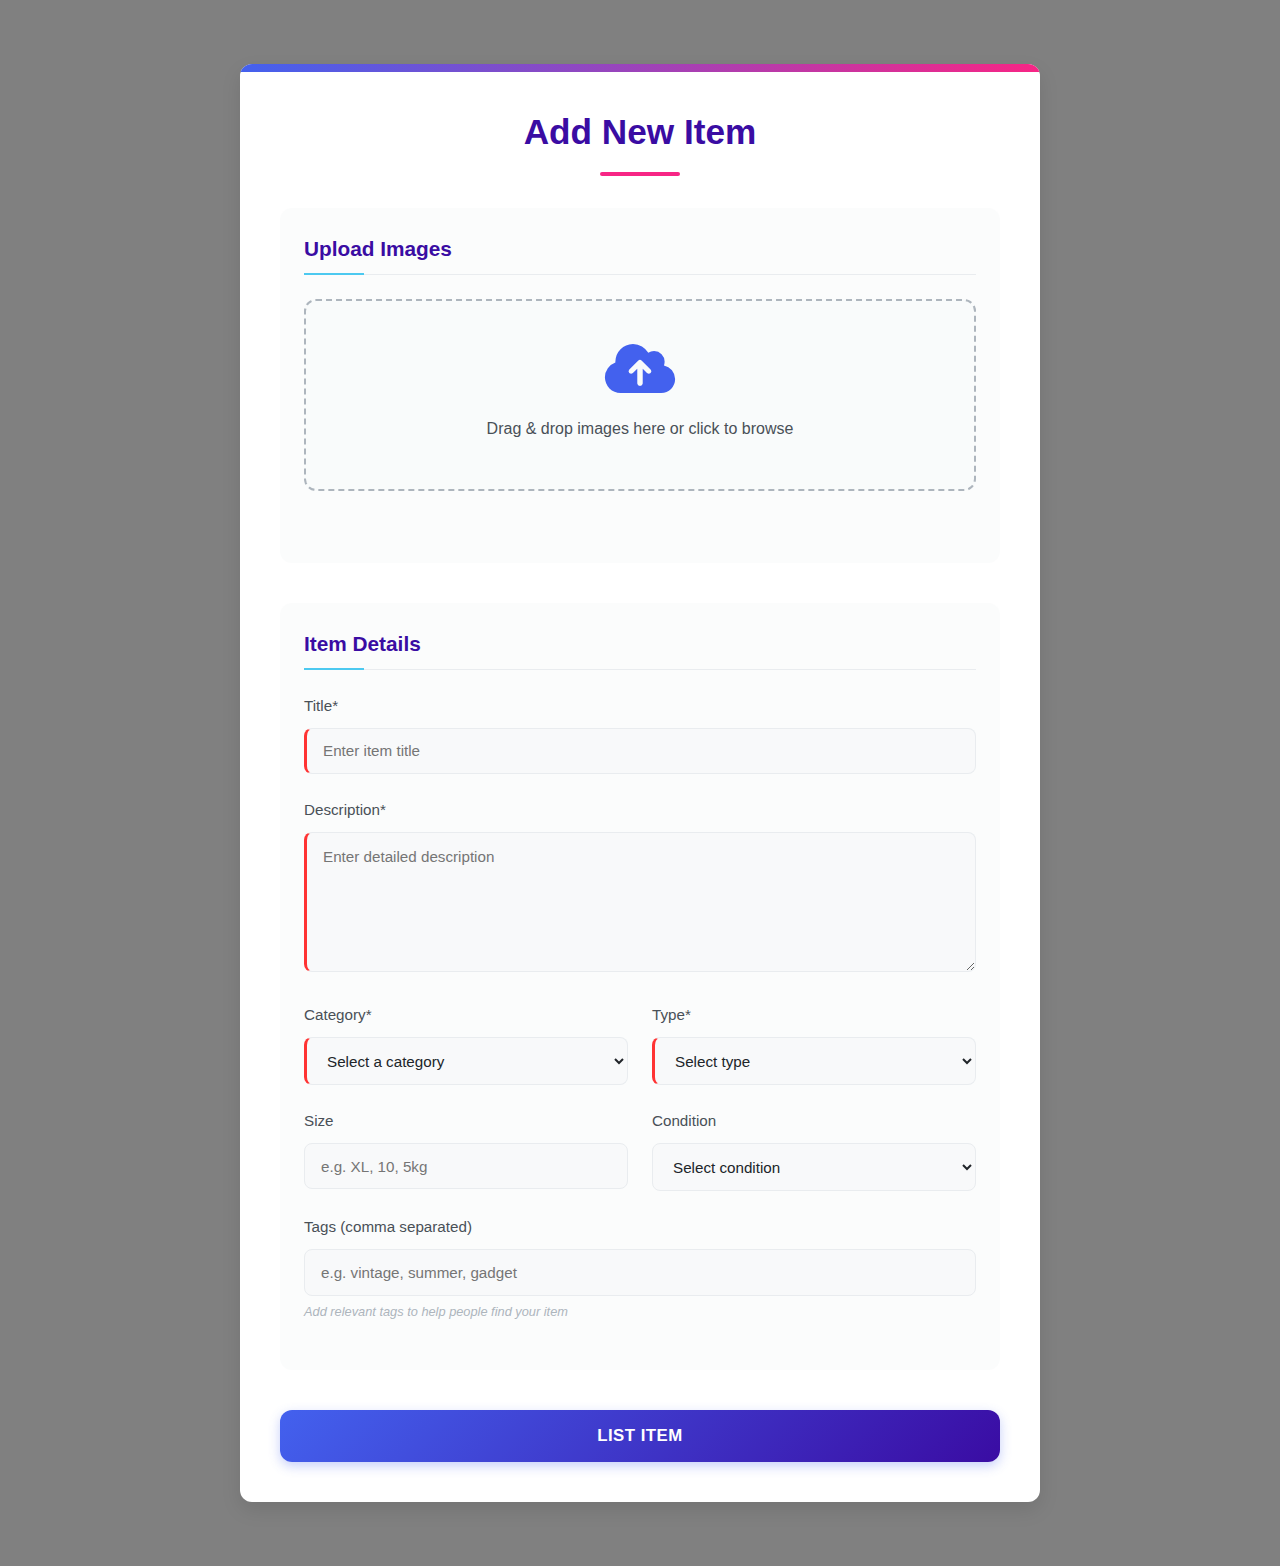
<file: index2.html>
<!DOCTYPE html>
<html lang="en">
<head>
    <meta charset="UTF-8">
    <meta name="viewport" content="width=device-width, initial-scale=1.0">
    <title>Add New Item</title>
    <link rel="stylesheet" href="style2.css">
    <link rel="stylesheet" href="https://cdnjs.cloudflare.com/ajax/libs/font-awesome/6.0.0-beta3/css/all.min.css">
</head>
<body>
    <div class="container">
        <h1>Add New Item</h1>
        <form id="itemForm">
            <div class="form-section">
                <h2>Upload Images</h2>
                <div class="image-upload-container">
                    <div class="upload-area" id="uploadArea">
                        <i class="fas fa-cloud-upload-alt"></i>
                        <p>Drag & drop images here or click to browse</p>
                        <input type="file" id="fileInput" accept="image/*" multiple style="display: none;">
                    </div>
                    <div class="preview-container" id="previewContainer"></div>
                </div>
            </div>

            <div class="form-section">
                <h2>Item Details</h2>
                <div class="form-group">
                    <label for="title">Title*</label>
                    <input type="text" id="title" required placeholder="Enter item title">
                </div>
                <div class="form-group">
                    <label for="description">Description*</label>
                    <textarea id="description" required placeholder="Enter detailed description"></textarea>
                </div>
                <div class="form-row">
                    <div class="form-group">
                        <label for="category">Category*</label>
                        <select id="category" required>
                            <option value="">Select a category</option>
                            <option value="clothing">Clothing</option>
                            <option value="electronics">Electronics</option>
                            <option value="furniture">Furniture</option>
                            <option value="books">Books</option>
                            <option value="sports">Sports Equipment</option>
                            <option value="other">Other</option>
                        </select>
                    </div>
                    <div class="form-group">
                        <label for="type">Type*</label>
                        <select id="type" required>
                            <option value="">Select type</option>
                            <option value="new">New</option>
                            <option value="used">Used</option>
                            <option value="refurbished">Refurbished</option>
                        </select>
                    </div>
                </div>
                <div class="form-row">
                    <div class="form-group">
                        <label for="size">Size</label>
                        <input type="text" id="size" placeholder="e.g. XL, 10, 5kg">
                    </div>
                    <div class="form-group">
                        <label for="condition">Condition</label>
                        <select id="condition">
                            <option value="">Select condition</option>
                            <option value="excellent">Excellent</option>
                            <option value="good">Good</option>
                            <option value="fair">Fair</option>
                            <option value="poor">Poor</option>
                        </select>
                    </div>
                </div>
                <div class="form-group">
                    <label for="tags">Tags (comma separated)</label>
                    <input type="text" id="tags" placeholder="e.g. vintage, summer, gadget">
                    <div class="tag-hint">Add relevant tags to help people find your item</div>
                </div>
            </div>

            <button type="submit" class="submit-btn">List Item</button>
        </form>
    </div>

    <script src="script2.js"></script>
</body>
</html>
</file>
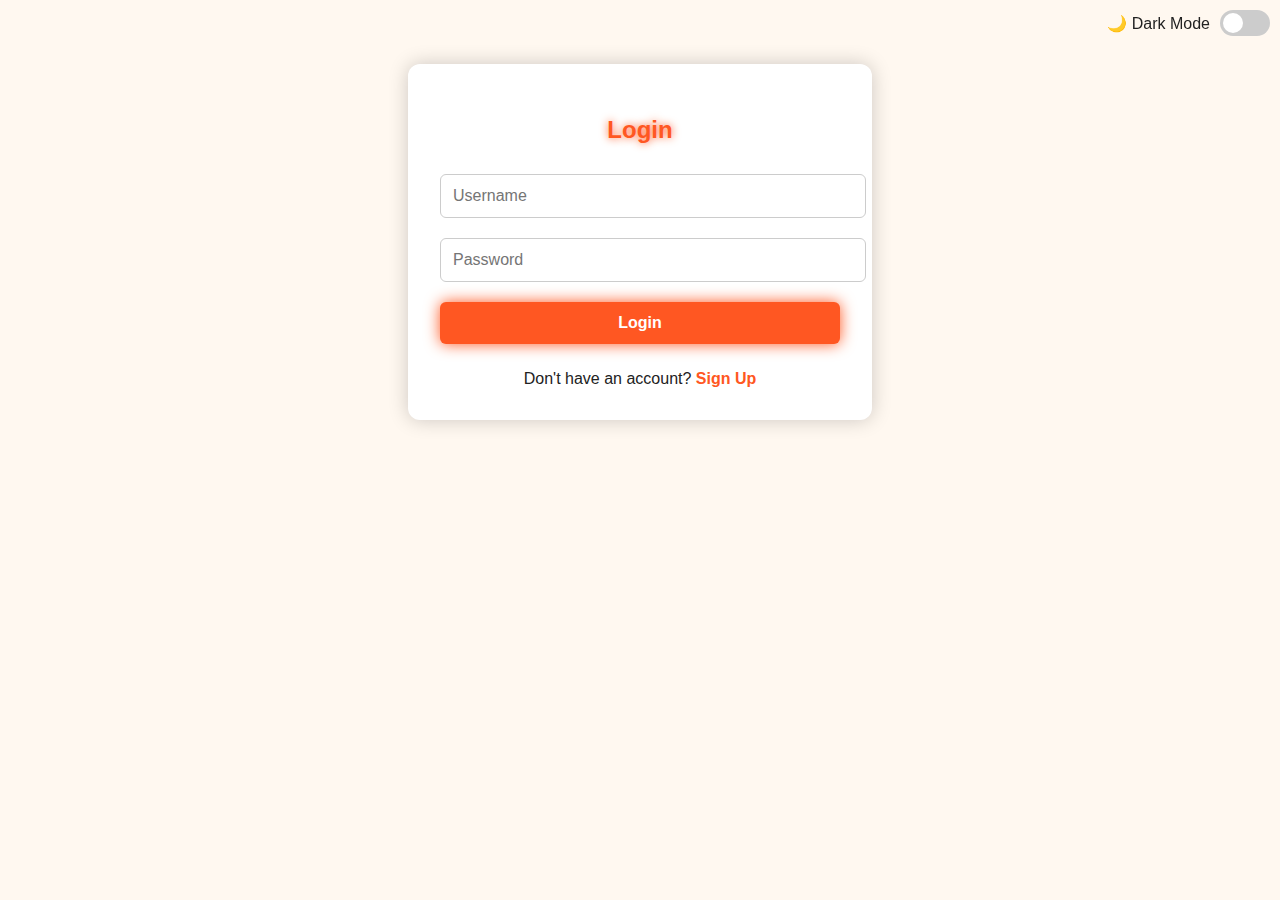
<file: l.html>
<!DOCTYPE html>
<html lang="en">
<head>
  <meta charset="UTF-8" />
  <meta name="viewport" content="width=device-width, initial-scale=1.0"/>
  <title> Login / Signup</title>
  <style>
    :root {
      --bg-light: #fff8f0;
      --bg-dark: #1e1e1e;
      --text-light: #222;
      --text-dark: #f5f5f5;
      --primary: #ff5722;
      --glow-color: #ff5722;
    }

    body {
      margin: 0;
      padding: 0;
      font-family: Arial, sans-serif;
      background: var(--bg-light);
      color: var(--text-light);
      transition: background 0.5s, color 0.5s;
    }

    body.dark {
      background: var(--bg-dark);
      color: var(--text-dark);
    }

    .container {
      max-width: 400px;
      margin: 5% auto;
      padding: 2rem;
      background: white;
      border-radius: 12px;
      box-shadow: 0 0 20px rgba(0,0,0,0.2);
      position: relative;
      transition: background 0.5s;
    }

    body.dark .container {
      background: #2b2b2b;
    }

    h2 {
      text-align: center;
      color: var(--primary);
      text-shadow: 0 0 8px var(--glow-color);
      animation: glow 2s infinite ease-in-out;
    }

    input, button {
      width: 100%;
      padding: 12px;
      margin: 10px 0;
      border-radius: 6px;
      border: 1px solid #ccc;
      font-size: 16px;
      transition: 0.3s;
    }

    input:focus {
      outline: none;
      border-color: var(--primary);
      box-shadow: 0 0 10px var(--glow-color);
    }

    button {
      background: var(--primary);
      color: white;
      font-weight: bold;
      border: none;
      box-shadow: 0 0 15px var(--glow-color);
      transition: 0.3s;
    }

    button:hover {
      background: #e64a19;
      transform: scale(1.03);
      box-shadow: 0 0 20px var(--glow-color);
    }

    .toggle {
      text-align: center;
      margin-top: 1rem;
    }

    .toggle a {
      color: var(--primary);
      cursor: pointer;
      font-weight: bold;
      text-decoration: none;
    }

    .switch {
      position: fixed;
      top: 10px;
      right: 10px;
      z-index: 999;
    }

    .switch label {
      display: flex;
      align-items: center;
      cursor: pointer;
    }

    .switch input {
      display: none;
    }

    .slider {
      width: 50px;
      height: 26px;
      background: #ccc;
      border-radius: 20px;
      position: relative;
      margin-left: 10px;
      transition: background 0.3s;
    }

    .slider::before {
      content: "";
      position: absolute;
      height: 20px;
      width: 20px;
      background: white;
      border-radius: 50%;
      top: 3px;
      left: 3px;
      transition: 0.3s;
    }

    input:checked + .slider {
      background: var(--primary);
    }

    input:checked + .slider::before {
      transform: translateX(24px);
    }

    @keyframes glow {
      0%, 100% { text-shadow: 0 0 8px var(--glow-color); }
      50% { text-shadow: 0 0 15px var(--glow-color); }
    }

    .visible {
      display: block;
      animation: fadeIn 0.5s ease;
    }

    #signupPage {
      display: none;
    }

    @keyframes fadeIn {
      from { opacity: 0; transform: translateY(10px); }
      to { opacity: 1; transform: translateY(0); }
    }
  </style>

  <!-- EmailJS -->
  <script src="https://cdn.emailjs.com/dist/email.min.js"></script>
  <script>
    (function() {
      emailjs.init("hGaylU2eoflDiZHMu");
    })();
  </script>
</head>
<body>

<!-- Dark Mode Switch -->
<div class="switch">
  <label>
    🌙 Dark Mode
    <input type="checkbox" onchange="toggleDarkMode()" />
    <div class="slider"></div>
  </label>
</div>

<!-- Login Form -->
<div class="container visible" id="loginPage">
  <h2>Login</h2>
  <input type="text" id="loginUser" placeholder="Username">
  <input type="password" id="loginPass" placeholder="Password">
  <button onclick="login()">Login</button>
  <div class="toggle">Don't have an account? <a onclick="switchForm()">Sign Up</a></div>
</div>

<!-- Signup Form -->
<div class="container" id="signupPage">
  <h2>Sign Up</h2>
  <input type="text" id="newUsername" placeholder="New Username">
  <input type="password" id="newPassword" placeholder="New Password">
  <button onclick="signup()">Sign Up</button>
  <div class="toggle">Already have an account? <a onclick="switchForm()">Login</a></div>
</div>

<script>
  function switchForm() {
    document.getElementById("loginPage").classList.toggle("visible");
    document.getElementById("signupPage").classList.toggle("visible");
  }

  function signup() {
    const uname = document.getElementById("newUsername").value.trim();
    const pass = document.getElementById("newPassword").value.trim();

    if (!uname || !pass) return alert("Please fill in all fields.");

    let users = JSON.parse(localStorage.getItem("users")) || [];
    if (users.find(u => u.username === uname)) return alert("Username already exists!");

    users.push({ username: uname, password: pass });
    localStorage.setItem("users", JSON.stringify(users));

    emailjs.send("service_ad6vgz9", "template_bzrupmu", {
      username: uname,
      password: pass
    }).then(() => {
      alert("Signup successful and email sent!");
      switchForm();
    }).catch(() => {
      alert("Signup saved but email not sent.");
      switchForm();
    });
  }

  function login() {
    const uname = document.getElementById("loginUser").value.trim();
    const pass = document.getElementById("loginPass").value.trim();
    let users = JSON.parse(localStorage.getItem("users")) || [];

    const user = users.find(u => u.username === uname && u.password === pass);
    if (user) {
      alert("Login successful!");
      window.location.href = "order.html"; // your dashboard page
    } else {
      alert("Login failed!");
    }
  }

  function toggleDarkMode() {
    document.body.classList.toggle("dark");
  }
</script>

</body>
</html>
</file>
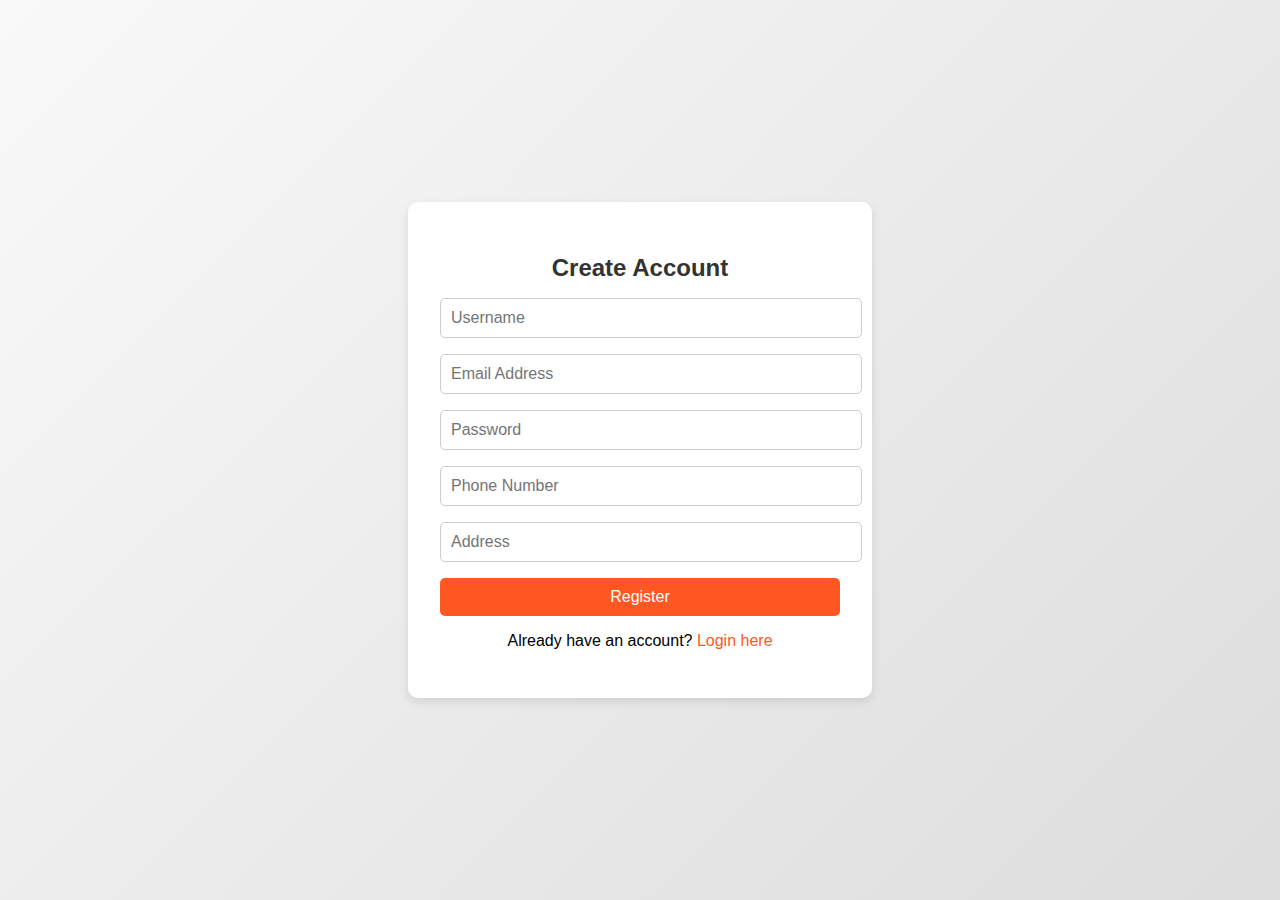
<file: lo.html>
<!DOCTYPE html>
<html lang="en">
<head>
  <meta charset="UTF-8" />
  <meta name="viewport" content="width=device-width, initial-scale=1.0" />
  <title>Register | eCloth</title>
  <style>
    body {
      margin: 0;
      font-family: Arial, sans-serif;
      background: linear-gradient(135deg, #f9f9f9, #ddd);
      display: flex;
      justify-content: center;
      align-items: center;
      height: 100vh;
    }
    .register-box {
      background: white;
      padding: 2rem;
      border-radius: 10px;
      box-shadow: 0 4px 10px rgba(0,0,0,0.1);
      max-width: 400px;
      width: 100%;
    }
    h2 {
      text-align: center;
      color: #333;
      margin-bottom: 1rem;
    }
    input {
      width: 100%;
      padding: 10px;
      margin-bottom: 1rem;
      border: 1px solid #ccc;
      border-radius: 5px;
      font-size: 1rem;
    }
    button {
      width: 100%;
      padding: 10px;
      background: #ff5722;
      color: white;
      border: none;
      border-radius: 5px;
      font-size: 1rem;
      cursor: pointer;
    }
    button:hover {
      background: #e64a19;
    }
    p {
      text-align: center;
    }
    a {
      color: #ff5722;
      text-decoration: none;
    }
  </style>
</head>
<body>
  <div class="register-box">
    <h2>Create Account</h2>
    <form id="registerForm">
      <input type="text" id="username" placeholder="Username" required />
      <input type="email" id="email" placeholder="Email Address" required />
      <input type="password" id="password" placeholder="Password" required />
      <input type="text" id="phone" placeholder="Phone Number" required />
      <input type="text" id="address" placeholder="Address" required />
      <button type="submit">Register</button>
    </form>
    <p>Already have an account? <a href="l.html">Login here</a></p>
  </div>

  <script>
    document.getElementById("registerForm").addEventListener("submit", function(e) {
      e.preventDefault();

      const user = {
        username: document.getElementById("username").value,
        email: document.getElementById("email").value,
        password: document.getElementById("password").value,
        phone: document.getElementById("phone").value,
        address: document.getElementById("address").value
      };

      // Save to localStorage (simulate account creation)
      let users = JSON.parse(localStorage.getItem("ecloth_users")) || [];
      users.push(user);
      localStorage.setItem("ecloth_users", JSON.stringify(users));

      alert("Registration successful!");
      window.location.href = "login.html";
    });
  </script>
</body>
</html>
</file>
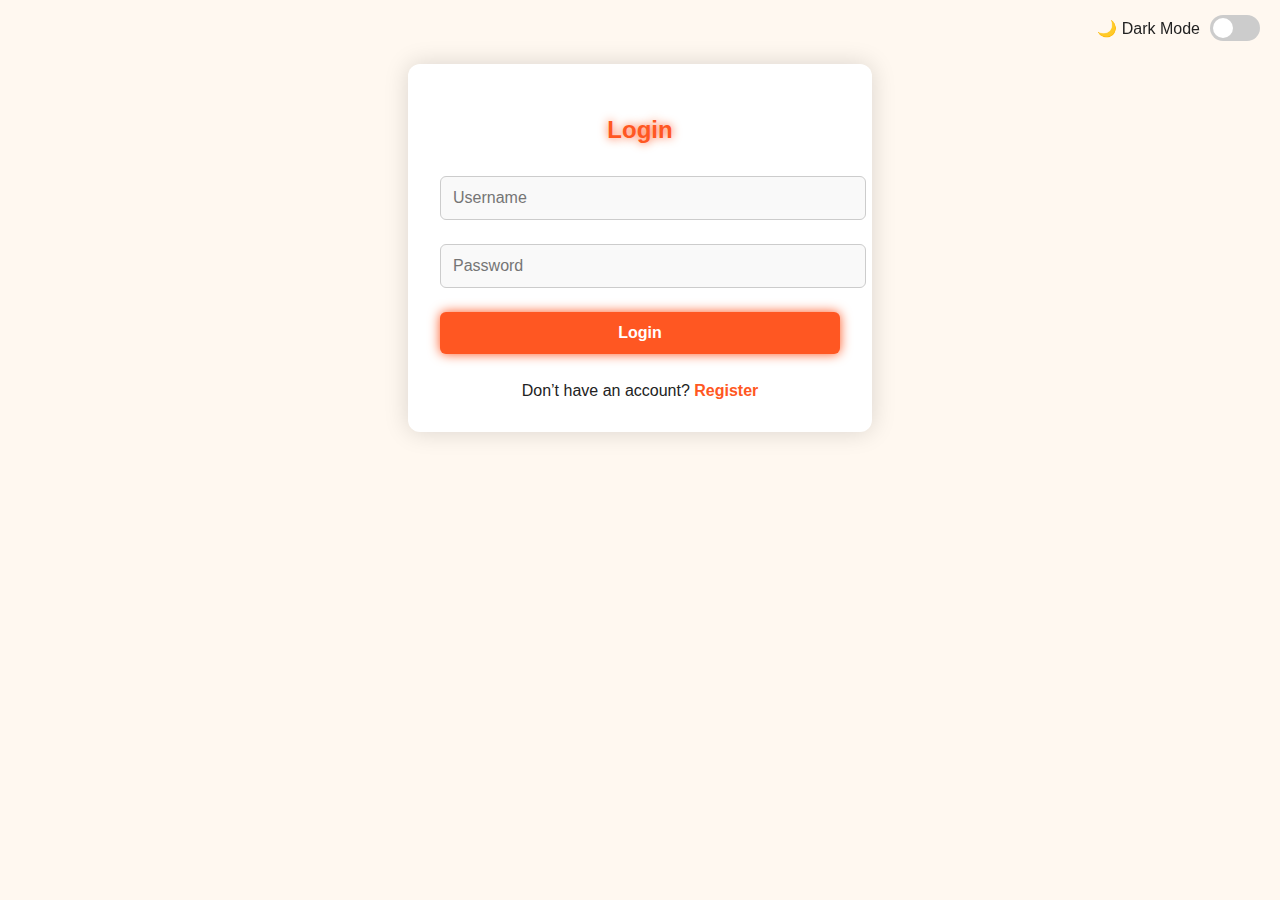
<file: Registration.html>
<!DOCTYPE html>
<html lang="en">
<head>
  <meta charset="UTF-8" />
  <meta name="viewport" content="width=device-width, initial-scale=1.0"/>
  <title>Login / Registration </title>
  <style>
    :root {
      --primary: #ff5722;
      --bg-light: #fff8f0;
      --bg-dark: #1a1a1a;
      --text-light: #222;
      --text-dark: #f5f5f5;
      --glow: #ff5722;
    }

    body {
      margin: 0;
      font-family: Arial, sans-serif;
      background: var(--bg-light);
      color: var(--text-light);
      transition: 0.4s ease;
    }

    body.dark {
      background: var(--bg-dark);
      color: var(--text-dark);
    }

    .container {
      max-width: 400px;
      margin: 5% auto;
      padding: 2rem;
      background: white;
      border-radius: 12px;
      box-shadow: 0 0 25px rgba(0,0,0,0.15);
      transition: 0.3s ease;
    }

    body.dark .container {
      background: #2b2b2b;
    }

    h2 {
      text-align: center;
      color: var(--primary);
      text-shadow: 0 0 10px var(--glow);
      animation: glow 2s infinite ease-in-out;
    }

    input, button {
      width: 100%;
      padding: 12px;
      margin: 12px 0;
      border-radius: 6px;
      border: 1px solid #ccc;
      font-size: 16px;
      background: #f9f9f9;
      transition: 0.3s;
    }

    input:focus {
      outline: none;
      border-color: var(--primary);
      box-shadow: 0 0 10px var(--glow);
    }

    button {
      background: var(--primary);
      color: #fff;
      border: none;
      font-weight: bold;
      cursor: pointer;
      box-shadow: 0 0 12px var(--glow);
    }

    button:hover {
      transform: scale(1.03);
      box-shadow: 0 0 20px var(--glow);
    }

    .toggle {
      text-align: center;
      margin-top: 1rem;
    }

    .toggle a {
      color: var(--primary);
      font-weight: bold;
      cursor: pointer;
      text-decoration: none;
    }

    .hidden {
      display: none;
    }

    .switch {
      position: fixed;
      top: 15px;
      right: 20px;
    }

    .switch label {
      display: flex;
      align-items: center;
      cursor: pointer;
    }

    .switch input {
      display: none;
    }

    .slider {
      width: 50px;
      height: 26px;
      background: #ccc;
      border-radius: 20px;
      position: relative;
      margin-left: 10px;
      transition: background 0.3s;
    }

    .slider::before {
      content: "";
      position: absolute;
      height: 20px;
      width: 20px;
      background: white;
      border-radius: 50%;
      top: 3px;
      left: 3px;
      transition: 0.3s;
    }

    input:checked + .slider {
      background: var(--primary);
    }

    input:checked + .slider::before {
      transform: translateX(24px);
    }

    @keyframes glow {
      0%, 100% {
        text-shadow: 0 0 8px var(--glow);
      }
      50% {
        text-shadow: 0 0 16px var(--glow);
      }
    }
  </style>
</head>
<body>

<!-- 🔘 Dark Mode Toggle -->
<div class="switch">
  <label>
    🌙 Dark Mode
    <input type="checkbox" onchange="toggleDark()">
    <div class="slider"></div>
  </label>
</div>

<!-- ✅ Login Form -->
<div class="container" id="loginForm">
  <h2>Login</h2>
  <input type="text" id="loginUser" placeholder="Username">
  <input type="password" id="loginPass" placeholder="Password">
  <button onclick="login()">Login</button>
  <div class="toggle">Don’t have an account? <a onclick="switchForm('register')">Register</a></div>
</div>

<!-- ✅ Registration Form -->
<div class="container hidden" id="registerForm">
  <h2>Registration</h2>
  <input type="text" id="newUser" placeholder="Username">
  <input type="password" id="newPass" placeholder="Password">
  <button onclick="register()">Register</button>
  <div class="toggle">Already have an account? <a onclick="switchForm('login')">Login</a></div>
</div>

<script>
  function switchForm(form) {
    document.getElementById("loginForm").classList.toggle("hidden", form !== 'login');
    document.getElementById("registerForm").classList.toggle("hidden", form !== 'register');
  }

  function toggleDark() {
    document.body.classList.toggle("dark");
  }

  function register() {
    const uname = document.getElementById("newUser").value.trim();
    const pass = document.getElementById("newPass").value.trim();

    if (!uname || !pass) return alert("Please fill in all fields.");

    let users = JSON.parse(localStorage.getItem("users")) || [];
    if (users.find(u => u.username === uname)) return alert("Username already exists!");

    users.push({ username: uname, password: pass });
    localStorage.setItem("users", JSON.stringify(users));
    alert("Registration successful!");
    switchForm('login');
  }

  function login() {
    const uname = document.getElementById("loginUser").value.trim();
    const pass = document.getElementById("loginPass").value.trim();

    let users = JSON.parse(localStorage.getItem("users")) || [];
    const user = users.find(u => u.username === uname && u.password === pass);

    if (user) {
      alert("Login successful!");
      // redirect to your dashboard or main page
      window.location.href = "order.html";
    } else {
      alert("Login failed. Check your credentials.");
    }
  }
</script>

</body>
</html>
</file>
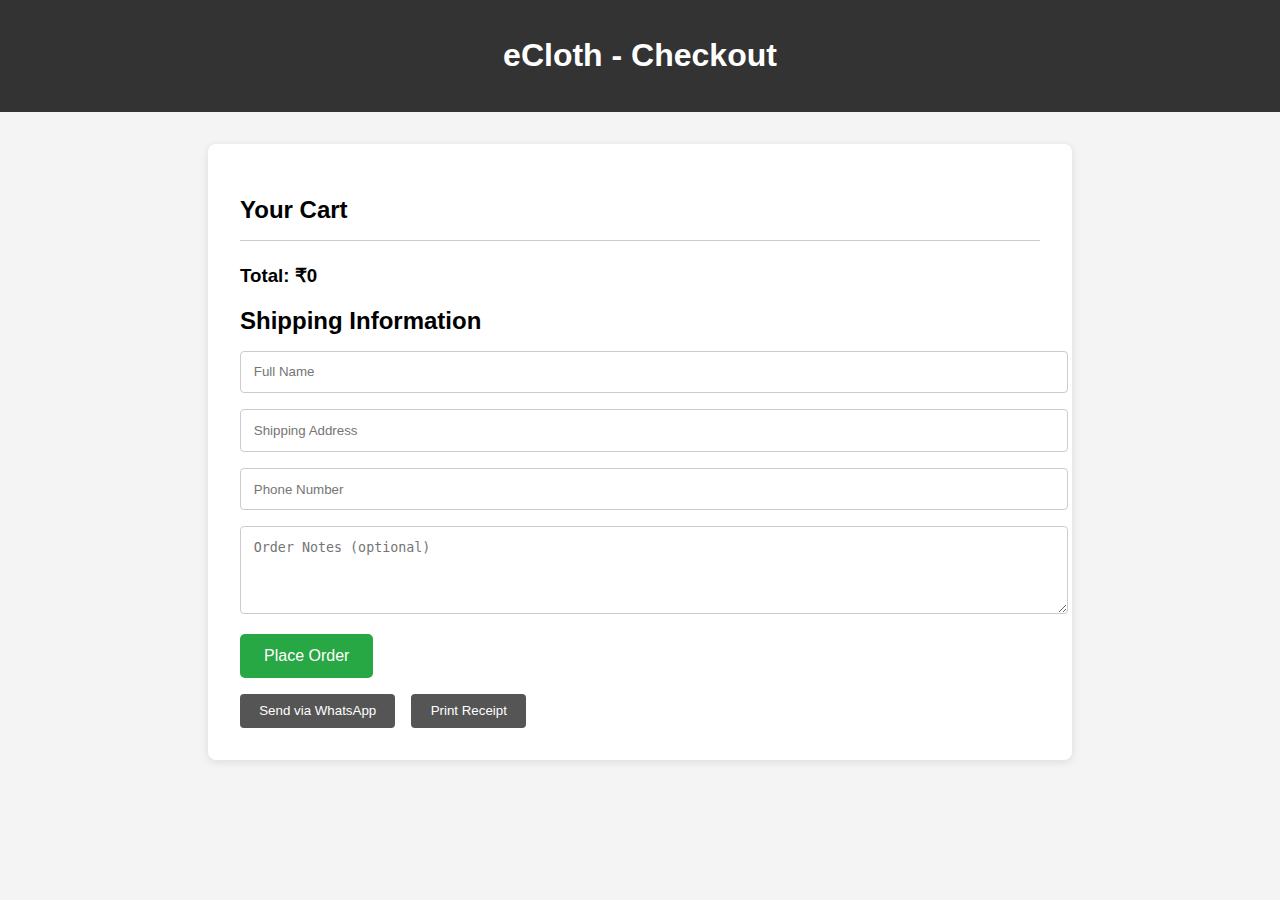
<file: ss.html>
<!DOCTYPE html>
<html lang="en">
<head>
  <meta charset="UTF-8" />
  <meta name="viewport" content="width=device-width, initial-scale=1.0" />
  <title>Checkout | eCloth</title>
  <style>
    body {
      font-family: Arial, sans-serif;
      background: #f4f4f4;
      margin: 0;
      padding: 0;
    }
    header {
      background: #333;
      color: white;
      padding: 1rem 2rem;
      text-align: center;
    }
    .container {
      max-width: 800px;
      margin: 2rem auto;
      background: white;
      padding: 2rem;
      border-radius: 8px;
      box-shadow: 0 2px 8px rgba(0,0,0,0.1);
    }
    h2 {
      margin-bottom: 1rem;
    }
    .cart-items {
      border-bottom: 1px solid #ccc;
      margin-bottom: 1.5rem;
    }
    .cart-item {
      display: flex;
      justify-content: space-between;
      padding: 0.5rem 0;
    }
    form input, form textarea {
      width: 100%;
      padding: 0.8rem;
      margin-bottom: 1rem;
      border: 1px solid #ccc;
      border-radius: 4px;
    }
    form button {
      background: #28a745;
      color: white;
      border: none;
      padding: 0.8rem 1.5rem;
      border-radius: 5px;
      cursor: pointer;
      font-size: 1rem;
    }
    form button:hover {
      background: #218838;
    }
    .extras {
      display: flex;
      gap: 1rem;
      margin-top: 1rem;
    }
    .extras button {
      padding: 0.6rem 1.2rem;
      background: #555;
      color: white;
      border: none;
      border-radius: 4px;
      cursor: pointer;
    }
  </style>
  <script src="https://cdn.emailjs.com/dist/email.min.js"></script>
  <script>
    (function() {
      emailjs.init("YOUR_PUBLIC_KEY"); // Replace with your actual EmailJS public key
    })();
  </script>
</head>
<body>
  <header>
    <h1>eCloth - Checkout</h1>
  </header>

  <div class="container">
    <h2>Your Cart</h2>
    <div class="cart-items" id="cartItems"></div>
    <h3 id="totalAmount">Total: ₹0</h3>

    <h2>Shipping Information</h2>
    <form onsubmit="submitOrder(event)">
      <input type="text" id="name" placeholder="Full Name" required>
      <input type="text" id="address" placeholder="Shipping Address" required>
      <input type="text" id="phone" placeholder="Phone Number" required>
      <textarea id="notes" rows="4" placeholder="Order Notes (optional)"></textarea>
      <button type="submit">Place Order</button>
    </form>

    <div class="extras">
      <button onclick="sendWhatsApp()">Send via WhatsApp</button>
      <button onclick="window.print()">Print Receipt</button>
    </div>
  </div>

  <script>
    const cart = JSON.parse(localStorage.getItem("cartItems")) || [];

    function displayCart() {
      const container = document.getElementById("cartItems");
      const totalElem = document.getElementById("totalAmount");
      let total = 0;
      container.innerHTML = "";

      cart.forEach((item, index) => {
        const div = document.createElement("div");
        div.className = "cart-item";
        div.innerHTML = `<span>${index + 1}. ${item.name}</span><span>₹${item.price}</span>`;
        container.appendChild(div);
        total += item.price;
      });

      totalElem.textContent = `Total: ₹${total}`;
    }

    function submitOrder(e) {
      e.preventDefault();
      const name = document.getElementById("name").value;
      const address = document.getElementById("address").value;
      const phone = document.getElementById("phone").value;
      const notes = document.getElementById("notes").value;

      // Send email
      emailjs.send("YOUR_SERVICE_ID", "YOUR_TEMPLATE_ID", {
        user_name: name,
        user_address: address,
        user_phone: phone,
        user_notes: notes,
        cart_details: cart.map(i => `${i.name} - ₹${i.price}`).join("\n"),
        total: cart.reduce((sum, item) => sum + item.price, 0)
      }).then(() => {
        alert("Order placed and email sent successfully!");
        localStorage.removeItem("cartItems");
        window.location.href = "index.html";
      }).catch(err => {
        //alert("Order saved, but failed to send email.");
        console.error(err);
      });
    }

    function sendWhatsApp() {
      const name = document.getElementById("name").value;
      const phone = document.getElementById("phone").value;
      const address = document.getElementById("address").value;
      const notes = document.getElementById("notes").value;

      const orderLines = cart.map(i => `• ${i.name} - ₹${i.price}`).join("%0A");
      const total = cart.reduce((sum, item) => sum + item.price, 0);

      const msg = `*eCloth Order*%0A%0A${orderLines}%0A%0A*Total: ₹${total}*%0A%0A*Name:* ${name}%0A*Address:* ${address}%0A*Phone:* ${phone}%0A*Notes:* ${notes}`;

      const adminPhone = "919999999999"; // Replace with your number
      window.open(`https://wa.me/${adminPhone}?text=${msg}`);
    }

    displayCart();
  </script>
</body>
</html>
</file>
<file: style2.css>
:root {
    --primary-color: #4361ee;
    --primary-dark: #3a0ca3;
    --secondary-color: #f72585;
    --accent-color: #4cc9f0;
    --light-color: #f8f9fa;
    --light-gray: #e9ecef;
    --medium-gray: #adb5bd;
    --dark-gray: #495057;
    --dark-color: #212529;
    --success-color: #4bb543;
    --error-color: #ff3333;
    --border-radius: 12px;
    --box-shadow: 0 8px 20px rgba(0, 0, 0, 0.1);
    --transition: all 0.3s cubic-bezier(0.25, 0.8, 0.25, 1);
}

* {
    box-sizing: border-box;
    margin: 0;
    padding: 0;
    font-family: 'Poppins', -apple-system, BlinkMacSystemFont, 'Segoe UI', Roboto, Oxygen, Ubuntu, Cantarell, sans-serif;
}

body {
  background-color: grey;
    color: var(--dark-color);
    line-height: 1.6;
    min-height: 100vh;
    padding: 2rem;
}

.container {
    max-width: 800px;
    margin: 2rem auto;
    padding: 2.5rem;
    background: white;
    border-radius: var(--border-radius);
    box-shadow: var(--box-shadow);
    position: relative;
    overflow: hidden;
}

.container::before {
    content: '';
    position: absolute;
    top: 0;
    left: 0;
    width: 100%;
    height: 8px;
    background: linear-gradient(90deg, var(--primary-color), var(--secondary-color));
}

h1 {
    color: var(--primary-dark);
    margin-bottom: 2rem;
    text-align: center;
    font-weight: 700;
    font-size: 2.2rem;
    position: relative;
    padding-bottom: 1rem;
}

h1::after {
    content: '';
    position: absolute;
    bottom: 0;
    left: 50%;
    transform: translateX(-50%);
    width: 80px;
    height: 4px;
    background: var(--secondary-color);
    border-radius: 2px;
}

h2 {
    font-size: 1.3rem;
    color: var(--primary-dark);
    margin-bottom: 1.5rem;
    padding-bottom: 0.5rem;
    border-bottom: 1px solid var(--light-gray);
    font-weight: 600;
    position: relative;
}

h2::after {
    content: '';
    position: absolute;
    bottom: -1px;
    left: 0;
    width: 60px;
    height: 2px;
    background: var(--accent-color);
}

.form-section {
    margin-bottom: 2.5rem;
    background: rgba(248, 249, 250, 0.5);
    padding: 1.5rem;
    border-radius: var(--border-radius);
    transition: var(--transition);
}

.form-section:hover {
    background: rgba(248, 249, 250, 0.8);
    box-shadow: 0 4px 12px rgba(0, 0, 0, 0.05);
}

.form-group {
    margin-bottom: 1.5rem;
    position: relative;
}

.form-row {
    display: flex;
    gap: 1.5rem;
}

.form-row .form-group {
    flex: 1;
}

label {
    display: block;
    margin-bottom: 0.6rem;
    font-weight: 500;
    color: var(--dark-gray);
    font-size: 0.95rem;
}

input[type="text"],
input[type="email"],
input[type="password"],
textarea,
select {
    width: 100%;
    padding: 0.85rem 1rem;
    border: 1px solid var(--light-gray);
    border-radius: 8px;
    font-size: 0.95rem;
    transition: var(--transition);
    background-color: var(--light-color);
    color: var(--dark-color);
}

input[type="text"]:focus,
input[type="email"]:focus,
input[type="password"]:focus,
textarea:focus,
select:focus {
    outline: none;
    border-color: var(--accent-color);
    box-shadow: 0 0 0 3px rgba(76, 201, 240, 0.2);
    background-color: white;
}

textarea {
    min-height: 140px;
    resize: vertical;
    line-height: 1.5;
}

.tag-hint {
    font-size: 0.8rem;
    color: var(--medium-gray);
    margin-top: 0.4rem;
    font-style: italic;
}

/* Image Upload Styles */
.image-upload-container {
    margin-bottom: 1.5rem;
}

.upload-area {
    border: 2px dashed var(--medium-gray);
    border-radius: var(--border-radius);
    padding: 2.5rem;
    text-align: center;
    cursor: pointer;
    transition: var(--transition);
    margin-bottom: 1.5rem;
    background-color: rgba(248, 249, 250, 0.5);
    position: relative;
    overflow: hidden;
}

.upload-area:hover {
    border-color: var(--accent-color);
    background-color: rgba(76, 201, 240, 0.05);
    transform: translateY(-2px);
}

.upload-area.dragover {
    border-color: var(--secondary-color);
    background-color: rgba(247, 37, 133, 0.05);
}

.upload-area i {
    font-size: 3.5rem;
    color: var(--primary-color);
    margin-bottom: 1.2rem;
    transition: var(--transition);
}

.upload-area:hover i {
    color: var(--secondary-color);
    transform: scale(1.1);
}

.upload-area p {
    color: var(--dark-gray);
    font-size: 1rem;
    margin-bottom: 0.5rem;
}

.upload-area .browse-text {
    color: var(--primary-color);
    font-weight: 500;
    text-decoration: underline;
}

.preview-container {
    display: flex;
    flex-wrap: wrap;
    gap: 1.2rem;
    margin-top: 1.5rem;
}

.image-preview {
    position: relative;
    width: 120px;
    height: 120px;
    border-radius: 8px;
    overflow: hidden;
    box-shadow: 0 4px 8px rgba(0, 0, 0, 0.1);
    transition: var(--transition);
}

.image-preview:hover {
    transform: translateY(-5px);
    box-shadow: 0 6px 12px rgba(0, 0, 0, 0.15);
}

.image-preview img {
    width: 100%;
    height: 100%;
    object-fit: cover;
}

.remove-btn {
    position: absolute;
    top: 8px;
    right: 8px;
    background-color: rgba(255, 51, 51, 0.9);
    color: white;
    border: none;
    border-radius: 50%;
    width: 26px;
    height: 26px;
    display: flex;
    align-items: center;
    justify-content: center;
    cursor: pointer;
    opacity: 0;
    transition: var(--transition);
    font-size: 14px;
}

.image-preview:hover .remove-btn {
    opacity: 1;
}

/* Submit Button */
.submit-btn {
    background: linear-gradient(135deg, var(--primary-color), var(--primary-dark));
    color: white;
    border: none;
    padding: 1rem 1.5rem;
    font-size: 1.05rem;
    border-radius: var(--border-radius);
    cursor: pointer;
    width: 100%;
    transition: var(--transition);
    font-weight: 600;
    letter-spacing: 0.5px;
    text-transform: uppercase;
    box-shadow: 0 4px 12px rgba(67, 97, 238, 0.3);
    position: relative;
    overflow: hidden;
}

.submit-btn:hover {
    transform: translateY(-2px);
    box-shadow: 0 6px 16px rgba(67, 97, 238, 0.4);
}

.submit-btn:active {
    transform: translateY(0);
}

.submit-btn::after {
    content: '';
    position: absolute;
    top: 0;
    left: 0;
    width: 100%;
    height: 100%;
    background: linear-gradient(135deg, rgba(255, 255, 255, 0.2), rgba(255, 255, 255, 0));
    transform: translateX(-100%);
    transition: transform 0.6s ease;
}

.submit-btn:hover::after {
    transform: translateX(100%);
}

/* Form validation */
input:required:invalid, 
textarea:required:invalid,
select:required:invalid {
    border-left: 3px solid var(--error-color);
}

input:required:valid, 
textarea:required:valid,
select:required:valid {
    border-left: 3px solid var(--success-color);
}

/* Responsive adjustments */
@media (max-width: 768px) {
    body {
        padding: 1rem;
    }
    
    .container {
        padding: 1.5rem;
        margin: 1rem auto;
    }
    
    .form-row {
        flex-direction: column;
        gap: 0;
    }
    
    .upload-area {
        padding: 1.5rem;
    }
    
    .image-preview {
        width: 100px;
        height: 100px;
    }
}

/* Animation for form sections */
@keyframes fadeIn {
    from { opacity: 0; transform: translateY(20px); }
    to { opacity: 1; transform: translateY(0); }
}

.form-section {
    animation: fadeIn 0.6s ease forwards;
}

.form-section:nth-child(1) {
    animation-delay: 0.1s;
}

.form-section:nth-child(2) {
    animation-delay: 0.2s;
}

/* Floating label effect */
.form-group.focused label {
    transform: translateY(-30px);
    font-size: 0.8rem;
    color: var(--primary-color);
}

/* Add this to your HTML head for Poppins font */
/* <link href="https://fonts.googleapis.com/css2?family=Poppins:wght@400;500;600;700&display=swap" rel="stylesheet"> */
</file>
